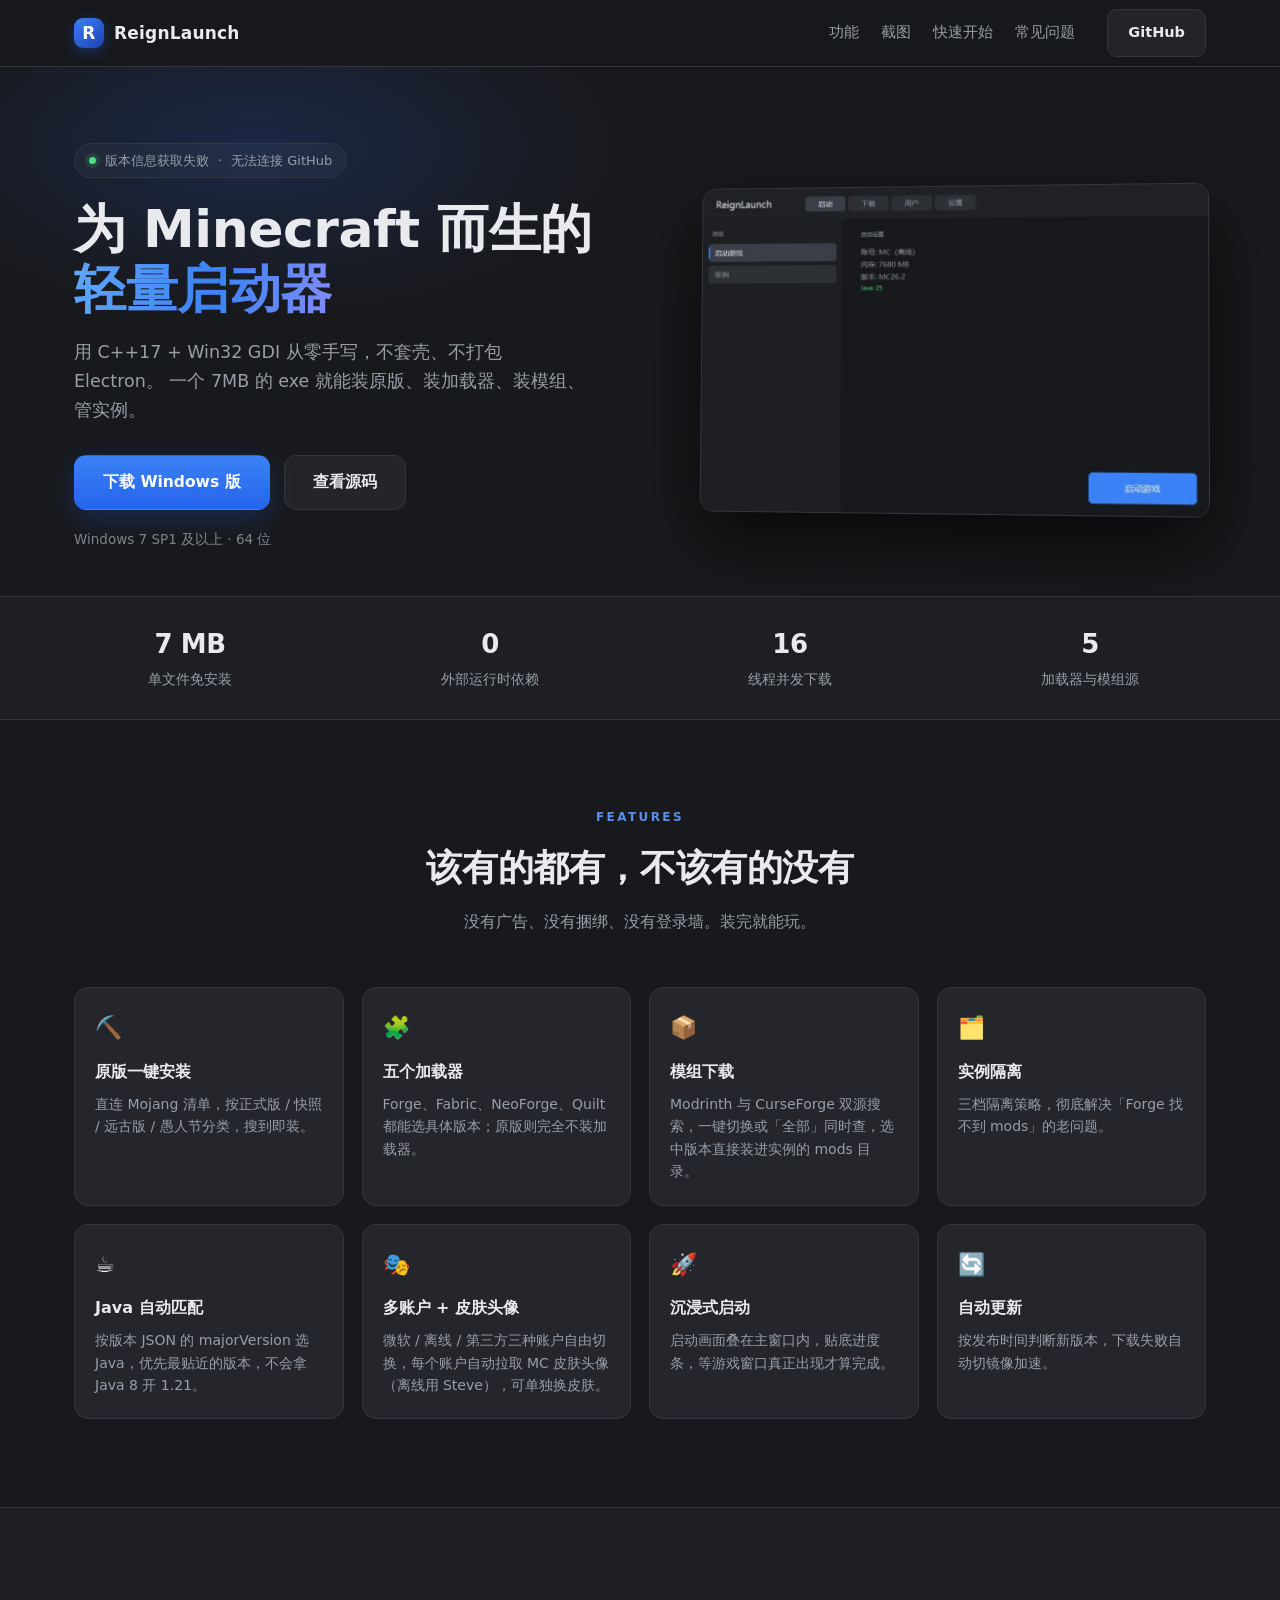
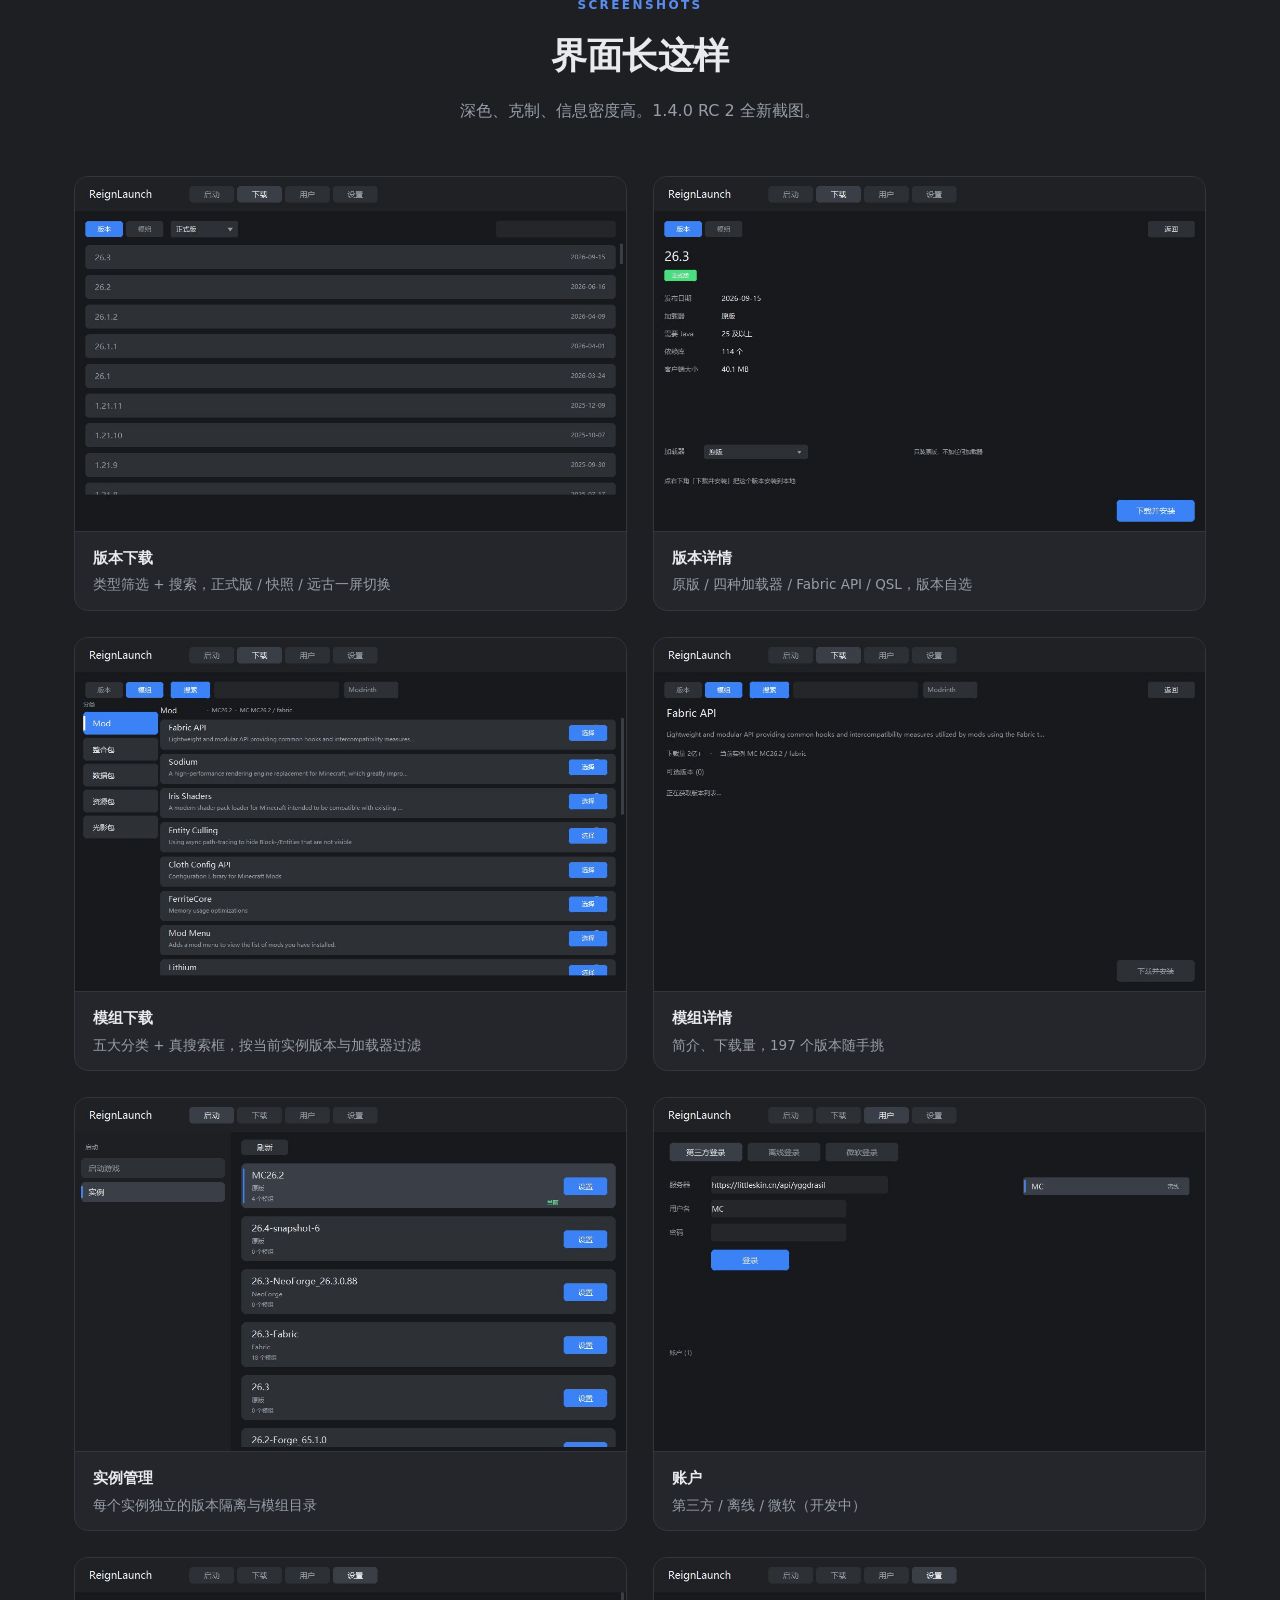
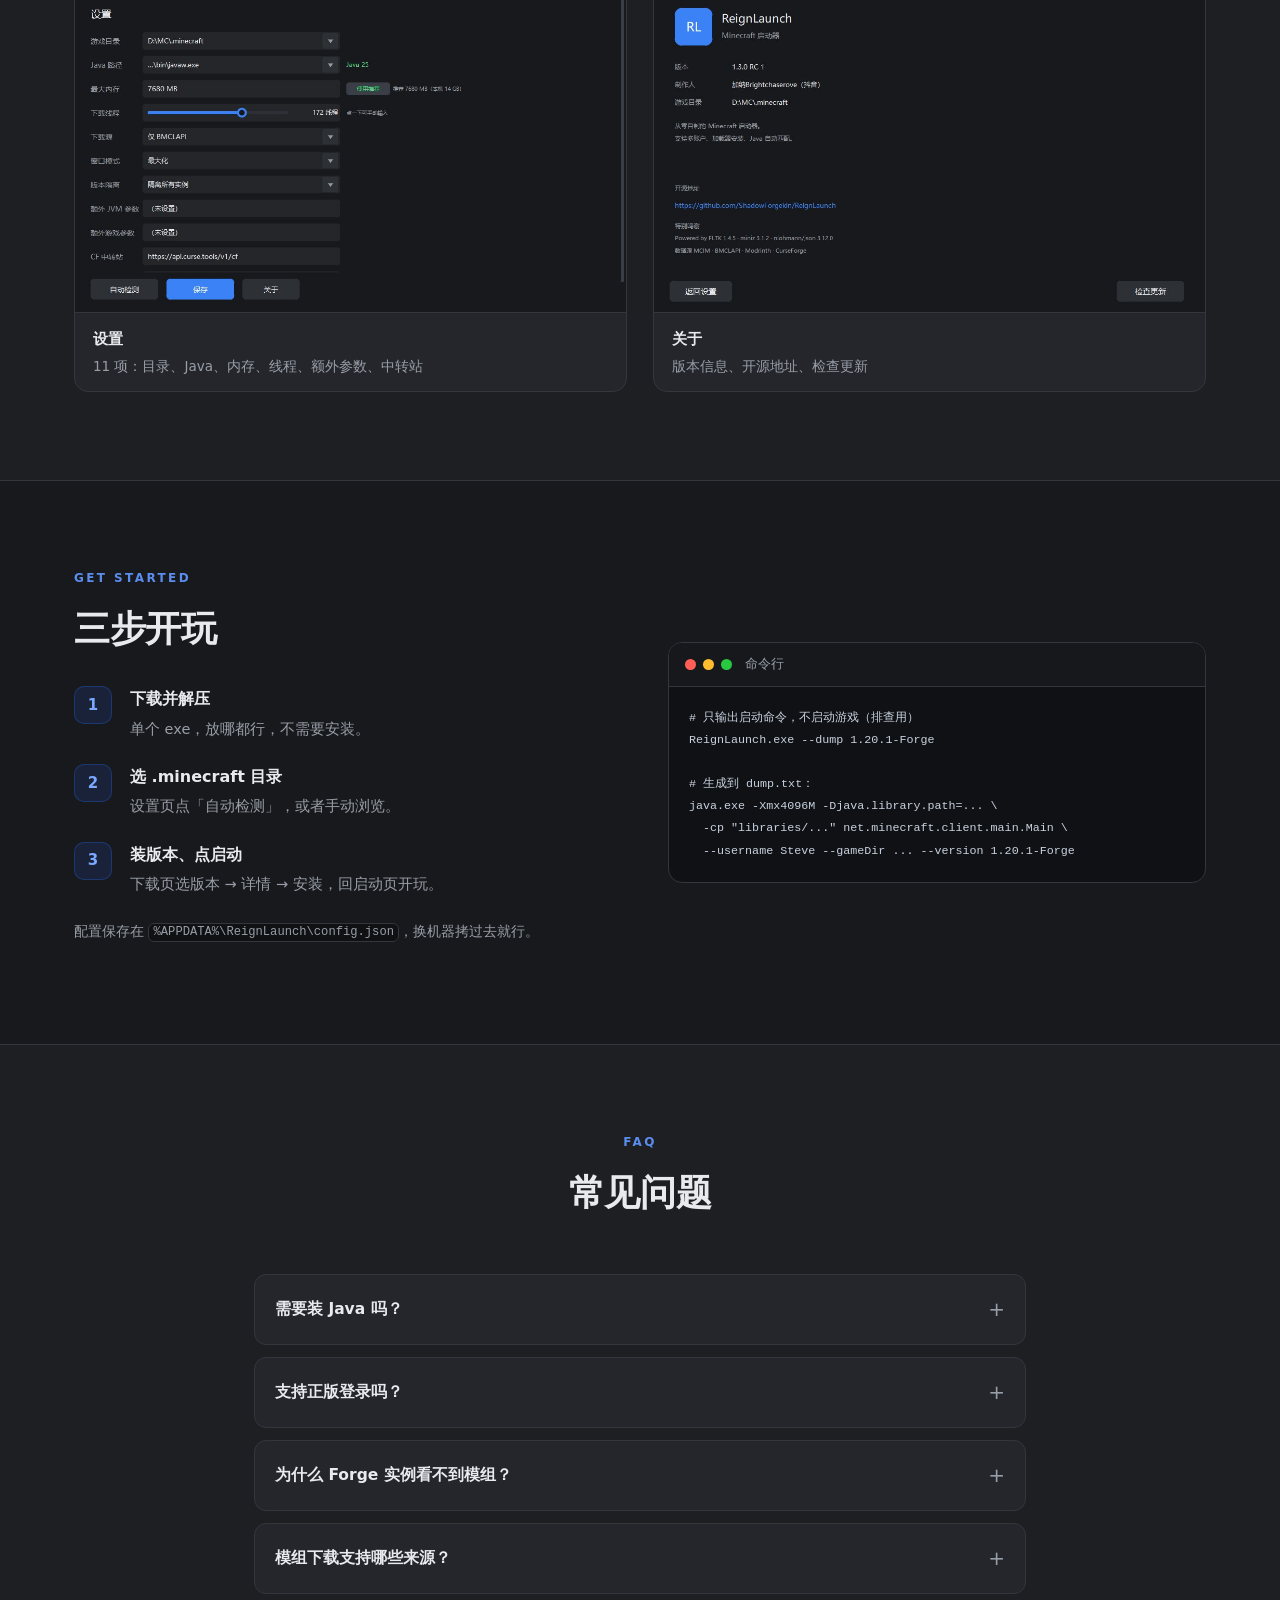
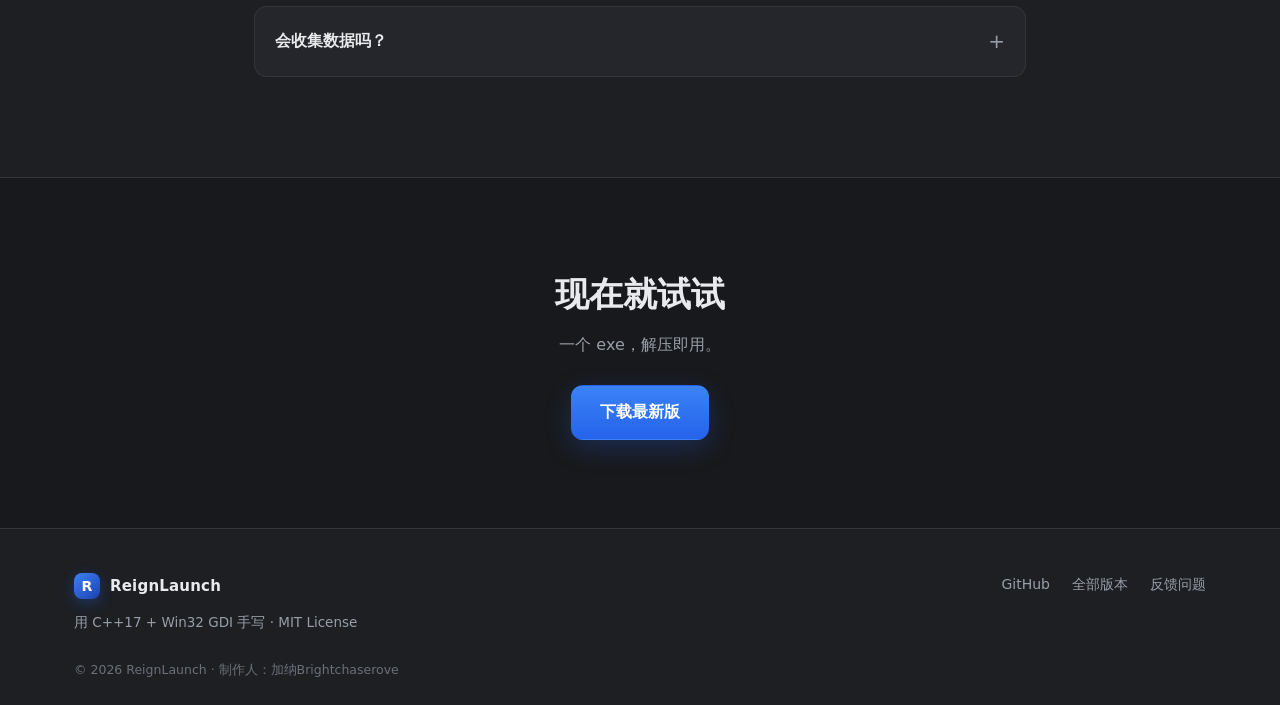
<file: index.html>
<!DOCTYPE html>
<html lang="zh-CN">
<head>
<meta charset="UTF-8">
<meta name="viewport" content="width=device-width, initial-scale=1.0">
<title>ReignLaunch — 轻量级 Minecraft 启动器</title>
<meta name="description" content="ReignLaunch 是用 C++17 + Win32 从零手写的 Minecraft 启动器：单文件、无运行时依赖，支持原版/加载器下载、模组下载与管理、多实例隔离。">
<meta name="theme-color" content="#18191c">
<meta property="og:title" content="ReignLaunch — 轻量级 Minecraft 启动器">
<meta property="og:description" content="单文件 7MB，无运行时依赖。原版/Forge/Fabric/NeoForge/Quilt 一键安装，模组直接在启动器里下载。">
<meta property="og:image" content="shots/ui_launch.jpg">
<meta property="og:type" content="website">
<link rel="icon" href="assets/favicon.svg" type="image/svg+xml">
<link rel="stylesheet" href="assets/style.css">
</head>
<body>

<header class="nav">
  <div class="wrap nav-inner">
    <a class="brand" href="#top">
      <span class="brand-mark">R</span>
      <span class="brand-text">ReignLaunch</span>
    </a>
    <nav class="nav-links">
      <a href="#features">功能</a>
      <a href="#shots">截图</a>
      <a href="#start">快速开始</a>
      <a href="#faq">常见问题</a>
    </nav>
    <a class="btn btn-ghost nav-github" href="https://github.com/ShadowForgekin/ReignLaunch" target="_blank" rel="noopener">GitHub</a>
  </div>
</header>

<main id="top">

  <!-- Hero -->
  <section class="hero">
    <div class="wrap hero-inner">
      <div class="hero-copy">
        <div class="pill"><span class="dot"></span> <span id="verTag">正在获取…</span> · <span id="verDate">版本来源 GitHub</span></div>
        <h1>为 Minecraft 而生的<br><em>轻量启动器</em></h1>
        <p class="lead">
          用 C++17 + Win32 GDI 从零手写，不套壳、不打包 Electron。
          一个 7MB 的 exe 就能装原版、装加载器、装模组、管实例。
        </p>
        <div class="cta">
          <a class="btn btn-primary btn-lg" id="dlBtn" role="button" tabindex="0">
            下载 Windows 版
          </a>
          <a class="btn btn-ghost btn-lg" href="https://github.com/ShadowForgekin/ReignLaunch" target="_blank" rel="noopener">
            查看源码
          </a>
        </div>
        <p class="meta" id="dlMeta">Windows 7 SP1 及以上 · 64 位 · 约 7MB</p>
        <p class="released" id="dlDate">发布于 —</p>

      </div>
      <div class="hero-art">
        <div class="shot-frame">
          <img src="shots/ui_launch.jpg" alt="ReignLaunch 启动页" loading="eager">
        </div>
      </div>
    </div>
  </section>

  <!-- 特性条 -->
  <section class="strip">
    <div class="wrap strip-inner">
      <div class="stat"><b>7 MB</b><span>单文件免安装</span></div>
      <div class="stat"><b>0</b><span>外部运行时依赖</span></div>
      <div class="stat"><b>16</b><span>线程并发下载</span></div>
      <div class="stat"><b>5</b><span>加载器与模组源</span></div>
    </div>
  </section>

  <!-- 功能 -->
  <section id="features" class="section">
    <div class="wrap">
      <header class="section-head">
        <p class="eyebrow">FEATURES</p>
        <h2>该有的都有，不该有的没有</h2>
        <p class="sub">没有广告、没有捆绑、没有登录墙。装完就能玩。</p>
      </header>

      <div class="grid">
        <article class="card">
          <div class="ico">⛏️</div>
          <h3>原版一键安装</h3>
          <p>直连 Mojang 清单，按正式版 / 快照 / 远古版 / 愚人节分类，搜到即装。</p>
        </article>
        <article class="card">
          <div class="ico">🧩</div>
          <h3>五个加载器</h3>
          <p>Forge、Fabric、NeoForge、Quilt 都能选具体版本；原版则完全不装加载器。</p>
        </article>
        <article class="card">
          <div class="ico">📦</div>
          <h3>模组下载</h3>
          <p>Modrinth 与 CurseForge 双源搜索，一键切换或「全部」同时查，选中版本直接装进实例的 mods 目录。</p>
        </article>
        <article class="card">
          <div class="ico">🗂️</div>
          <h3>实例隔离</h3>
          <p>三档隔离策略，彻底解决「Forge 找不到 mods」的老问题。</p>
        </article>
        <article class="card">
          <div class="ico">☕</div>
          <h3>Java 自动匹配</h3>
          <p>按版本 JSON 的 majorVersion 选 Java，优先最贴近的版本，不会拿 Java 8 开 1.21。</p>
        </article>
        <article class="card">
          <div class="ico">🎭</div>
          <h3>多账户 + 皮肤头像</h3>
          <p>微软 / 离线 / 第三方三种账户自由切换，每个账户自动拉取 MC 皮肤头像（离线用 Steve），可单独换皮肤。</p>
        </article>
        <article class="card">
          <div class="ico">🚀</div>
          <h3>沉浸式启动</h3>
          <p>启动画面叠在主窗口内，贴底进度条，等游戏窗口真正出现才算完成。</p>
        </article>
        <article class="card">
          <div class="ico">🔄</div>
          <h3>自动更新</h3>
          <p>按发布时间判断新版本，下载失败自动切镜像加速。</p>
        </article>
      </div>
    </div>
  </section>

  <!-- 截图 -->
  <section id="shots" class="section section-alt">
    <div class="wrap">
      <header class="section-head">
        <p class="eyebrow">SCREENSHOTS</p>
        <h2>界面长这样</h2>
        <p class="sub">深色、克制、信息密度高。1.4.0 RC 2 全新截图。</p>
      </header>

      <div class="shots">
        <figure class="shot">
          <img src="shots/ui_download.jpg" alt="版本下载列表" loading="lazy">
          <figcaption><b>版本下载</b><span>类型筛选 + 搜索，正式版 / 快照 / 远古一屏切换</span></figcaption>
        </figure>
        <figure class="shot">
          <img src="shots/ui_download_detail.jpg" alt="版本详情" loading="lazy">
          <figcaption><b>版本详情</b><span>原版 / 四种加载器 / Fabric API / QSL，版本自选</span></figcaption>
        </figure>
        <figure class="shot">
          <img src="shots/ui_download_mod.jpg" alt="模组下载" loading="lazy">
          <figcaption><b>模组下载</b><span>五大分类 + 真搜索框，按当前实例版本与加载器过滤</span></figcaption>
        </figure>
        <figure class="shot">
          <img src="shots/ui_mod_detail.jpg" alt="模组详情" loading="lazy">
          <figcaption><b>模组详情</b><span>简介、下载量，197 个版本随手挑</span></figcaption>
        </figure>
        <figure class="shot">
          <img src="shots/ui_instances.jpg" alt="实例管理" loading="lazy">
          <figcaption><b>实例管理</b><span>每个实例独立的版本隔离与模组目录</span></figcaption>
        </figure>
        <figure class="shot">
          <img src="shots/ui_user.jpg" alt="账户页" loading="lazy">
          <figcaption><b>账户</b><span>第三方 / 离线 / 微软（开发中）</span></figcaption>
        </figure>
        <figure class="shot">
          <img src="shots/ui_settings.jpg" alt="设置页" loading="lazy">
          <figcaption><b>设置</b><span>11 项：目录、Java、内存、线程、额外参数、中转站</span></figcaption>
        </figure>
        <figure class="shot">
          <img src="shots/ui_about.jpg" alt="关于页" loading="lazy">
          <figcaption><b>关于</b><span>版本信息、开源地址、检查更新</span></figcaption>
        </figure>
      </div>
      </div>
    </div>
  </section>

  <!-- 快速开始 -->
  <section id="start" class="section">
    <div class="wrap start-grid">
      <div>
        <header class="section-head left">
          <p class="eyebrow">GET STARTED</p>
          <h2>三步开玩</h2>
        </header>
        <ol class="steps">
          <li><b>下载并解压</b><span>单个 exe，放哪都行，不需要安装。</span></li>
          <li><b>选 .minecraft 目录</b><span>设置页点「自动检测」，或者手动浏览。</span></li>
          <li><b>装版本、点启动</b><span>下载页选版本 → 详情 → 安装，回启动页开玩。</span></li>
        </ol>
        <p class="note">配置保存在 <code>%APPDATA%\ReignLaunch\config.json</code>，换机器拷过去就行。</p>
      </div>
      <div class="code-card">
        <div class="code-head"><span class="dot r"></span><span class="dot y"></span><span class="dot g"></span><em>命令行</em></div>
        <pre><code># 只输出启动命令，不启动游戏（排查用）
ReignLaunch.exe --dump 1.20.1-Forge

# 生成到 dump.txt：
java.exe -Xmx4096M -Djava.library.path=... \
  -cp "libraries/..." net.minecraft.client.main.Main \
  --username Steve --gameDir ... --version 1.20.1-Forge</code></pre>
      </div>
    </div>
  </section>

  <!-- FAQ -->
  <section id="faq" class="section section-alt">
    <div class="wrap narrow">
      <header class="section-head">
        <p class="eyebrow">FAQ</p>
        <h2>常见问题</h2>
      </header>

      <details class="qa">
        <summary>需要装 Java 吗？</summary>
        <p>需要。启动器会按版本自动挑 Java，本机没有对应版本时会提示并给出 Adoptium 下载入口。</p>
      </details>
      <details class="qa">
        <summary>支持正版登录吗？</summary>
        <p>支持。三种登录方式：<b>微软正版</b>（设备码授权，打开浏览器输码即可）、<b>离线账户</b>（只填玩家名）、<b>第三方 Yggdrasil</b>（如 LittleSkin，填服务器地址、用户名和密码）。登录后账户会保存在列表里，可随时切换，也能给每个账户单独换皮肤。</p>
      </details>
      <details class="qa">
        <summary>为什么 Forge 实例看不到模组？</summary>
        <p>这是版本隔离问题。设置页把隔离策略改成「隔离所有实例」，模组就会被放到 <code>versions/&lt;实例&gt;/mods</code>，Forge 才读得到。</p>
      </details>
      <details class="qa">
        <summary>模组下载支持哪些来源？</summary>
        <p>支持 <b>Modrinth</b> 和 <b>CurseForge</b> 两个源。模组页右上角的下拉可选择「全部 / Modrinth / CurseForge」——「全部」会同时查询两个源并按 slug 去重。CurseForge 已内置 API Key，开箱即用，无需配置。</p>
      </details>
      <details class="qa">
        <summary>会收集数据吗？</summary>
        <p>不会。启动器只在你主动检查更新和下载时访问网络，没有遥测。</p>
      </details>
    </div>
  </section>

  <!-- 底部 CTA -->
  <section class="final">
    <div class="wrap final-inner">
      <h2>现在就试试</h2>
      <p>一个 exe，解压即用。</p>
      <a class="btn btn-primary btn-lg" id="dlBtn2" role="button" tabindex="0">下载最新版</a>
    </div>
  </section>

</main>

<footer class="foot">
  <div class="wrap foot-inner">
    <div>
      <div class="brand small"><span class="brand-mark">R</span><span class="brand-text">ReignLaunch</span></div>
      <p class="foot-note">用 C++17 + Win32 GDI 手写 · MIT License</p>
    </div>
    <div class="foot-links">
      <a href="https://github.com/ShadowForgekin/ReignLaunch" target="_blank" rel="noopener">GitHub</a>
      <a href="https://github.com/ShadowForgekin/ReignLaunch/releases" target="_blank" rel="noopener">全部版本</a>
      <a href="https://github.com/ShadowForgekin/ReignLaunch/issues" target="_blank" rel="noopener">反馈问题</a>
    </div>
  </div>
  <div class="wrap"><p class="copy">© <span id="year"></span> ReignLaunch · 制作人：加纳Brightchaserove</p></div>
</footer>

<script src="assets/app.js" defer></script>
</body>
</html>
</file>
<file: assets/style.css>
/* ReignLaunch 官网 — 深色主题，配色与启动器一致 */
:root{
  --bg:#18191c;
  --bg-alt:#1d1f23;
  --card:#24262b;
  --card-hi:#2b2e34;
  --line:#33363d;
  --text:#e8eaed;
  --dim:#989ea8;
  --accent:#3b82f6;
  --accent-2:#2563eb;
  --ok:#4ade80;
  --radius:14px;
  --wrap:1180px;
}

*{box-sizing:border-box}
html{scroll-behavior:smooth}
body{
  margin:0;
  background:var(--bg);
  color:var(--text);
  font:16px/1.65 "Segoe UI","Microsoft YaHei",system-ui,-apple-system,sans-serif;
  -webkit-font-smoothing:antialiased;
}
img{max-width:100%;display:block}
a{color:inherit;text-decoration:none}
code{font-family:"Cascadia Code",Consolas,monospace;font-size:.9em;
  background:#00000055;border:1px solid var(--line);border-radius:6px;padding:.1em .35em}

.wrap{max-width:var(--wrap);margin:0 auto;padding:0 24px}

/* ---------- 导航 ---------- */
.nav{
  position:sticky;top:0;z-index:50;
  background:rgba(24,25,28,.82);
  backdrop-filter:saturate(160%) blur(12px);
  border-bottom:1px solid var(--line);
}
.nav-inner{display:flex;align-items:center;gap:28px;height:66px}
.brand{display:flex;align-items:center;gap:10px;font-weight:700;letter-spacing:.2px}
.brand-mark{
  width:30px;height:30px;border-radius:9px;display:grid;place-items:center;
  background:linear-gradient(140deg,var(--accent),#1e40af);
  font-weight:800;font-size:17px;color:#fff;
  box-shadow:0 4px 14px #2563eb55;
}
.brand-text{font-size:17px}
.brand.small .brand-mark{width:26px;height:26px;font-size:14px;border-radius:8px}
.brand.small .brand-text{font-size:15px}

.nav-links{display:flex;gap:22px;margin-left:auto;font-size:14.5px;color:var(--dim)}
.nav-links a:hover{color:var(--text)}
.nav-github{margin-left:4px}

/* ---------- 按钮 ---------- */
.btn{
  display:inline-flex;align-items:center;justify-content:center;gap:8px;
  border-radius:10px;padding:11px 20px;font-size:14.5px;font-weight:600;
  border:1px solid transparent;transition:.16s ease;white-space:nowrap;
}
.btn-lg{padding:14px 28px;font-size:15.5px;border-radius:12px}
.btn-primary{
  background:linear-gradient(180deg,var(--accent),var(--accent-2));
  color:#fff;box-shadow:0 8px 26px #2563eb44;
}
.btn-primary:hover{filter:brightness(1.08);transform:translateY(-1px)}
.btn-ghost{background:#ffffff0d;border-color:var(--line);color:var(--text)}
.btn-ghost:hover{background:#ffffff17;border-color:#4a4f58}

/* ---------- Hero ---------- */
.hero{padding:76px 0 40px;position:relative;overflow:hidden}
.hero::before{
  content:"";position:absolute;inset:-30% 40% 40% -20%;
  background:radial-gradient(closest-side,#2563eb33,transparent 70%);
  pointer-events:none;
}
.hero-inner{display:grid;grid-template-columns:1.05fr .95fr;gap:56px;align-items:center;position:relative}
.pill{
  display:inline-flex;align-items:center;gap:9px;font-size:13px;color:var(--dim);
  border:1px solid var(--line);background:#ffffff08;border-radius:999px;padding:6px 14px;margin-bottom:22px;
}
.pill .dot{width:7px;height:7px;border-radius:50%;background:var(--ok);box-shadow:0 0 0 4px #4ade8022}
.hero h1{font-size:52px;line-height:1.15;margin:0 0 18px;letter-spacing:-.5px}
.hero h1 em{
  font-style:normal;
  background:linear-gradient(100deg,#60a5fa,#3b82f6 55%,#818cf8);
  -webkit-background-clip:text;background-clip:text;color:transparent;
}
.lead{color:var(--dim);font-size:17.5px;max-width:520px;margin:0 0 30px}
.cta{display:flex;gap:14px;flex-wrap:wrap}
.meta{color:#7e848e;font-size:13.5px;margin:18px 0 0}

.hero-art{position:relative}
.shot-frame{
  border-radius:var(--radius);overflow:hidden;border:1px solid var(--line);
  background:var(--card);box-shadow:0 30px 70px #000000aa, 0 0 0 1px #ffffff08 inset;
  transform:perspective(1400px) rotateY(-6deg) rotateX(2deg);
}
.shot-frame img{width:100%}

/* ---------- 特性条 ---------- */
.strip{border-top:1px solid var(--line);border-bottom:1px solid var(--line);background:var(--bg-alt)}
.strip-inner{display:grid;grid-template-columns:repeat(4,1fr);gap:20px;padding:26px 0}
.stat{text-align:center}
.stat b{display:block;font-size:26px;letter-spacing:-.4px}
.stat span{color:var(--dim);font-size:13.5px}

/* ---------- 通用区块 ---------- */
.section{padding:88px 0}
.section-alt{background:var(--bg-alt);border-top:1px solid var(--line);border-bottom:1px solid var(--line)}
.section-head{text-align:center;margin-bottom:52px}
.section-head.left{text-align:left;margin-bottom:28px}
.eyebrow{
  margin:0 0 10px;font-size:12px;letter-spacing:2.4px;color:#5b8def;font-weight:700;
}
.section-head h2{font-size:36px;margin:0 0 12px;letter-spacing:-.4px}
.sub{color:var(--dim);margin:0;font-size:16px}
.narrow{max-width:820px}

/* ---------- 功能卡 ---------- */
.grid{display:grid;grid-template-columns:repeat(4,1fr);gap:18px}
.card{
  background:var(--card);border:1px solid var(--line);border-radius:var(--radius);
  padding:22px 20px;transition:.18s ease;
}
.card:hover{background:var(--card-hi);border-color:#454a54;transform:translateY(-2px)}
.card .ico{font-size:22px;margin-bottom:12px}
.card h3{margin:0 0 8px;font-size:16px}
.card p{margin:0;color:var(--dim);font-size:14px;line-height:1.6}

/* ---------- 截图 ---------- */
.shots{display:grid;grid-template-columns:repeat(2,1fr);gap:26px}
.shot{margin:0;background:var(--card);border:1px solid var(--line);border-radius:var(--radius);overflow:hidden}
.shot img{width:100%;border-bottom:1px solid var(--line)}
.shot figcaption{padding:14px 18px;display:flex;flex-direction:column;gap:3px}
.shot figcaption b{font-size:15px}
.shot figcaption span{color:var(--dim);font-size:13.5px}

/* ---------- 快速开始 ---------- */
.start-grid{display:grid;grid-template-columns:1fr 1fr;gap:56px;align-items:center}
.steps{list-style:none;counter-reset:s;padding:0;margin:0 0 22px}
.steps li{
  counter-increment:s;position:relative;padding-left:56px;margin-bottom:22px;
}
.steps li::before{
  content:counter(s);position:absolute;left:0;top:0;
  width:36px;height:36px;border-radius:10px;display:grid;place-items:center;
  background:#2563eb22;border:1px solid #2563eb55;color:#7aa7ff;font-weight:700;font-size:15px;
}
.steps b{display:block;font-size:16px;margin-bottom:3px}
.steps span{color:var(--dim);font-size:14.5px}
.note{color:var(--dim);font-size:13.5px}

.code-card{background:#101114;border:1px solid var(--line);border-radius:var(--radius);overflow:hidden}
.code-head{
  display:flex;align-items:center;gap:7px;padding:11px 16px;border-bottom:1px solid var(--line);
  background:#16181c;
}
.code-head em{color:var(--dim);font-style:normal;font-size:12.5px;margin-left:6px}
.dot{width:11px;height:11px;border-radius:50%;display:inline-block}
.dot.r{background:#ff5f57}.dot.y{background:#febc2e}.dot.g{background:#28c840}
.code-card pre{margin:0;padding:20px;overflow:auto;font-size:13px;line-height:1.7}
.code-card code{background:none;border:0;padding:0;color:#c8d2e0}

/* ---------- FAQ ---------- */
.qa{
  background:var(--card);border:1px solid var(--line);border-radius:12px;
  padding:0 20px;margin-bottom:12px;
}
.qa summary{
  cursor:pointer;padding:18px 0;font-weight:600;font-size:15.5px;list-style:none;
  display:flex;align-items:center;justify-content:space-between;
}
.qa summary::-webkit-details-marker{display:none}
.qa summary::after{content:"+";color:var(--dim);font-size:20px;font-weight:400}
.qa[open] summary::after{content:"−"}
.qa p{margin:0;padding:0 0 18px;color:var(--dim);font-size:14.5px}

/* ---------- 结尾 CTA ---------- */
.final{padding:88px 0;text-align:center}
.final-inner h2{font-size:34px;margin:0 0 10px}
.final-inner p{color:var(--dim);margin:0 0 26px}

/* ---------- 页脚 ---------- */
.foot{border-top:1px solid var(--line);background:var(--bg-alt);padding:44px 0 26px}
.foot-inner{display:flex;justify-content:space-between;gap:24px;flex-wrap:wrap;align-items:flex-start}
.foot-note{color:var(--dim);font-size:13.5px;margin:12px 0 0}
.foot-links{display:flex;gap:22px;font-size:14px;color:var(--dim)}
.foot-links a:hover{color:var(--text)}
.copy{color:#6b7079;font-size:12.5px;margin:26px 0 0}

/* ---------- 响应式 ---------- */
@media (max-width:980px){
  .hero-inner{grid-template-columns:1fr;gap:38px}
  .hero h1{font-size:40px}
  .grid{grid-template-columns:repeat(2,1fr)}
  .start-grid{grid-template-columns:1fr;gap:34px}
  .shots{grid-template-columns:1fr}
  .strip-inner{grid-template-columns:repeat(2,1fr);gap:26px}
  .nav-links{display:none}
}
@media (max-width:560px){
  .hero{padding:48px 0 24px}
  .hero h1{font-size:32px}
  .grid{grid-template-columns:1fr}
  .section{padding:60px 0}
  .section-head h2{font-size:27px}
  .final-inner h2{font-size:26px}
  .cta{flex-direction:column;align-items:stretch}
  .btn-lg{width:100%}
}

/* 下载线路 */
.routes{margin:10px 0 0;color:#7e848e;font-size:13px;display:flex;gap:12px;flex-wrap:wrap;align-items:center}
.routes span{color:#6b7079}
.routes a{color:#7aa7ff;border-bottom:1px dashed #3b82f655;padding-bottom:1px}
.routes a:hover{color:#a9c6ff;border-bottom-color:#7aa7ff}
.routes a.active{color:#4ade80;border-bottom-color:#4ade8055}
/* 发布时间 */
.released{margin:6px 0 0;color:#6b7079;font-size:13px}
.released b{color:#98a2b3;font-weight:600}
/* 无 href 的按钮 */
.btn[role="button"]{cursor:pointer;user-select:none}
.btn[role="button"]:focus-visible{outline:2px solid #3b82f6;outline-offset:2px}
</file>
